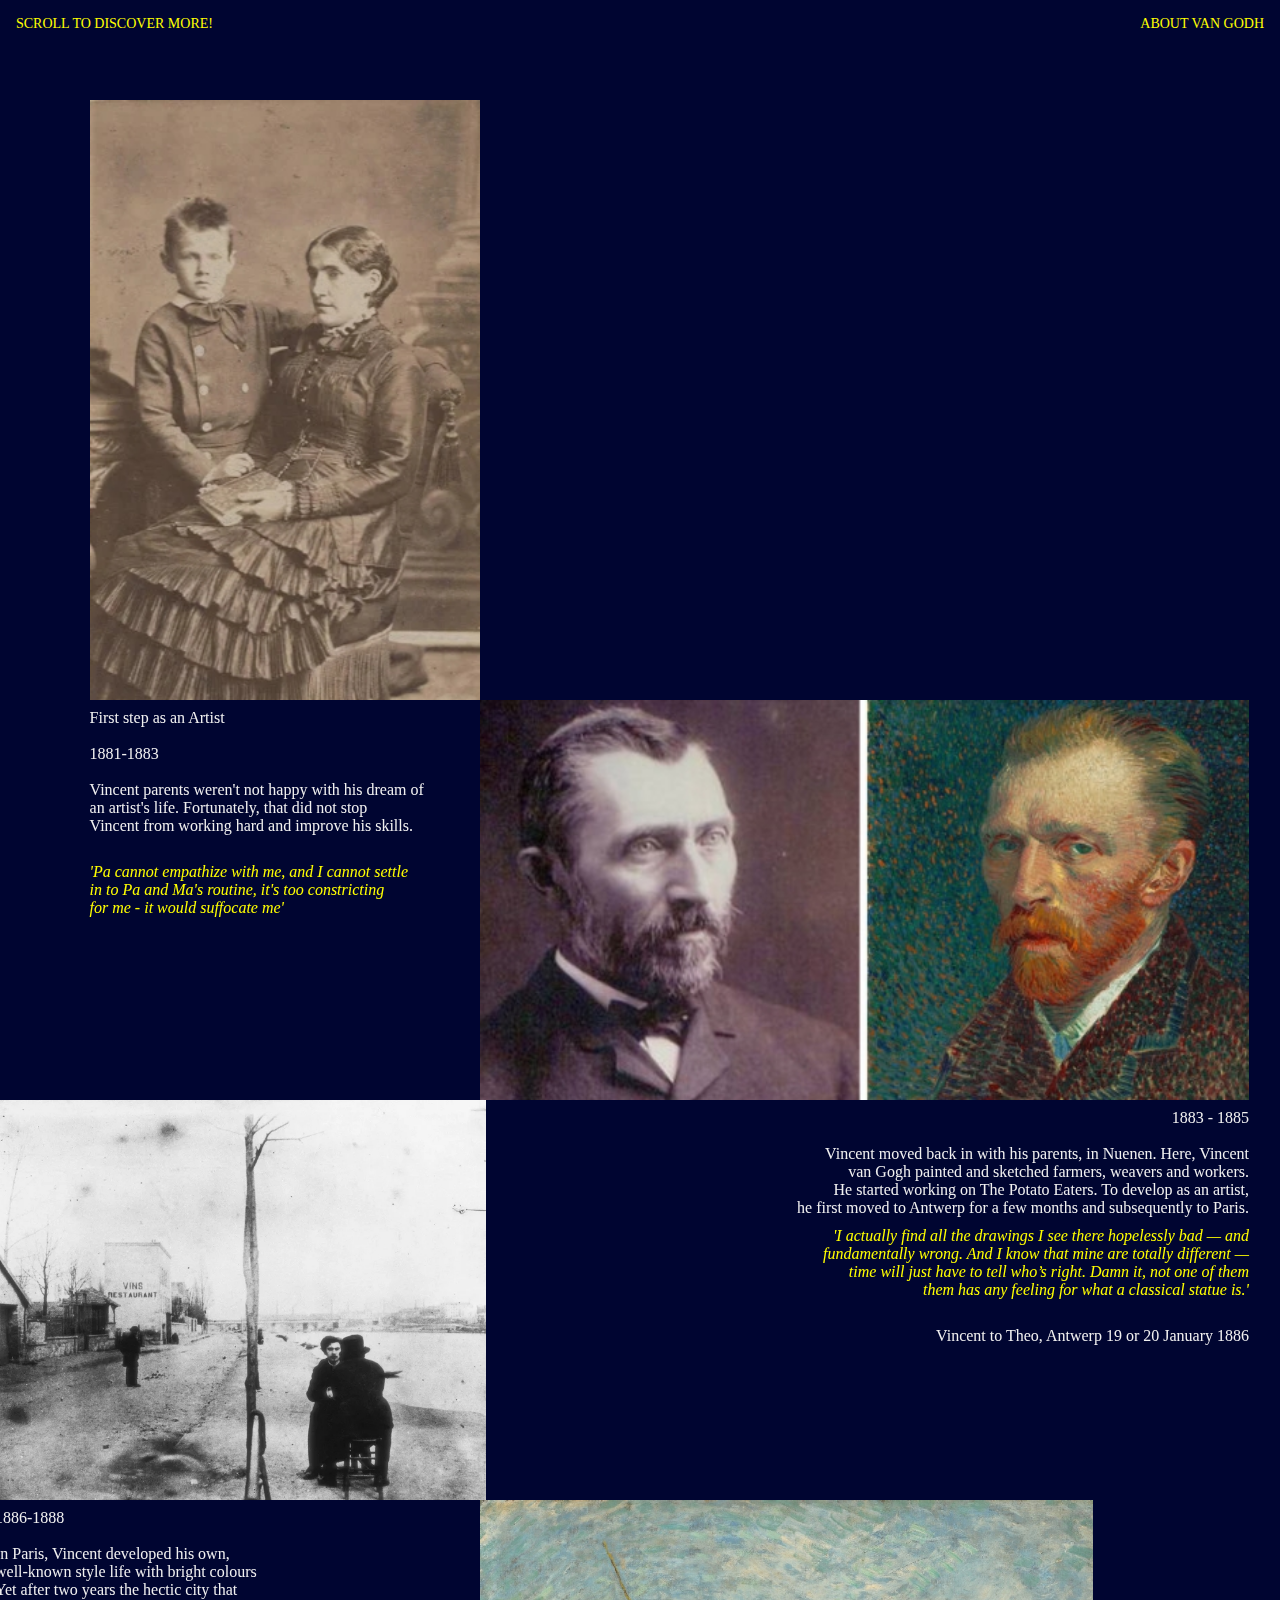
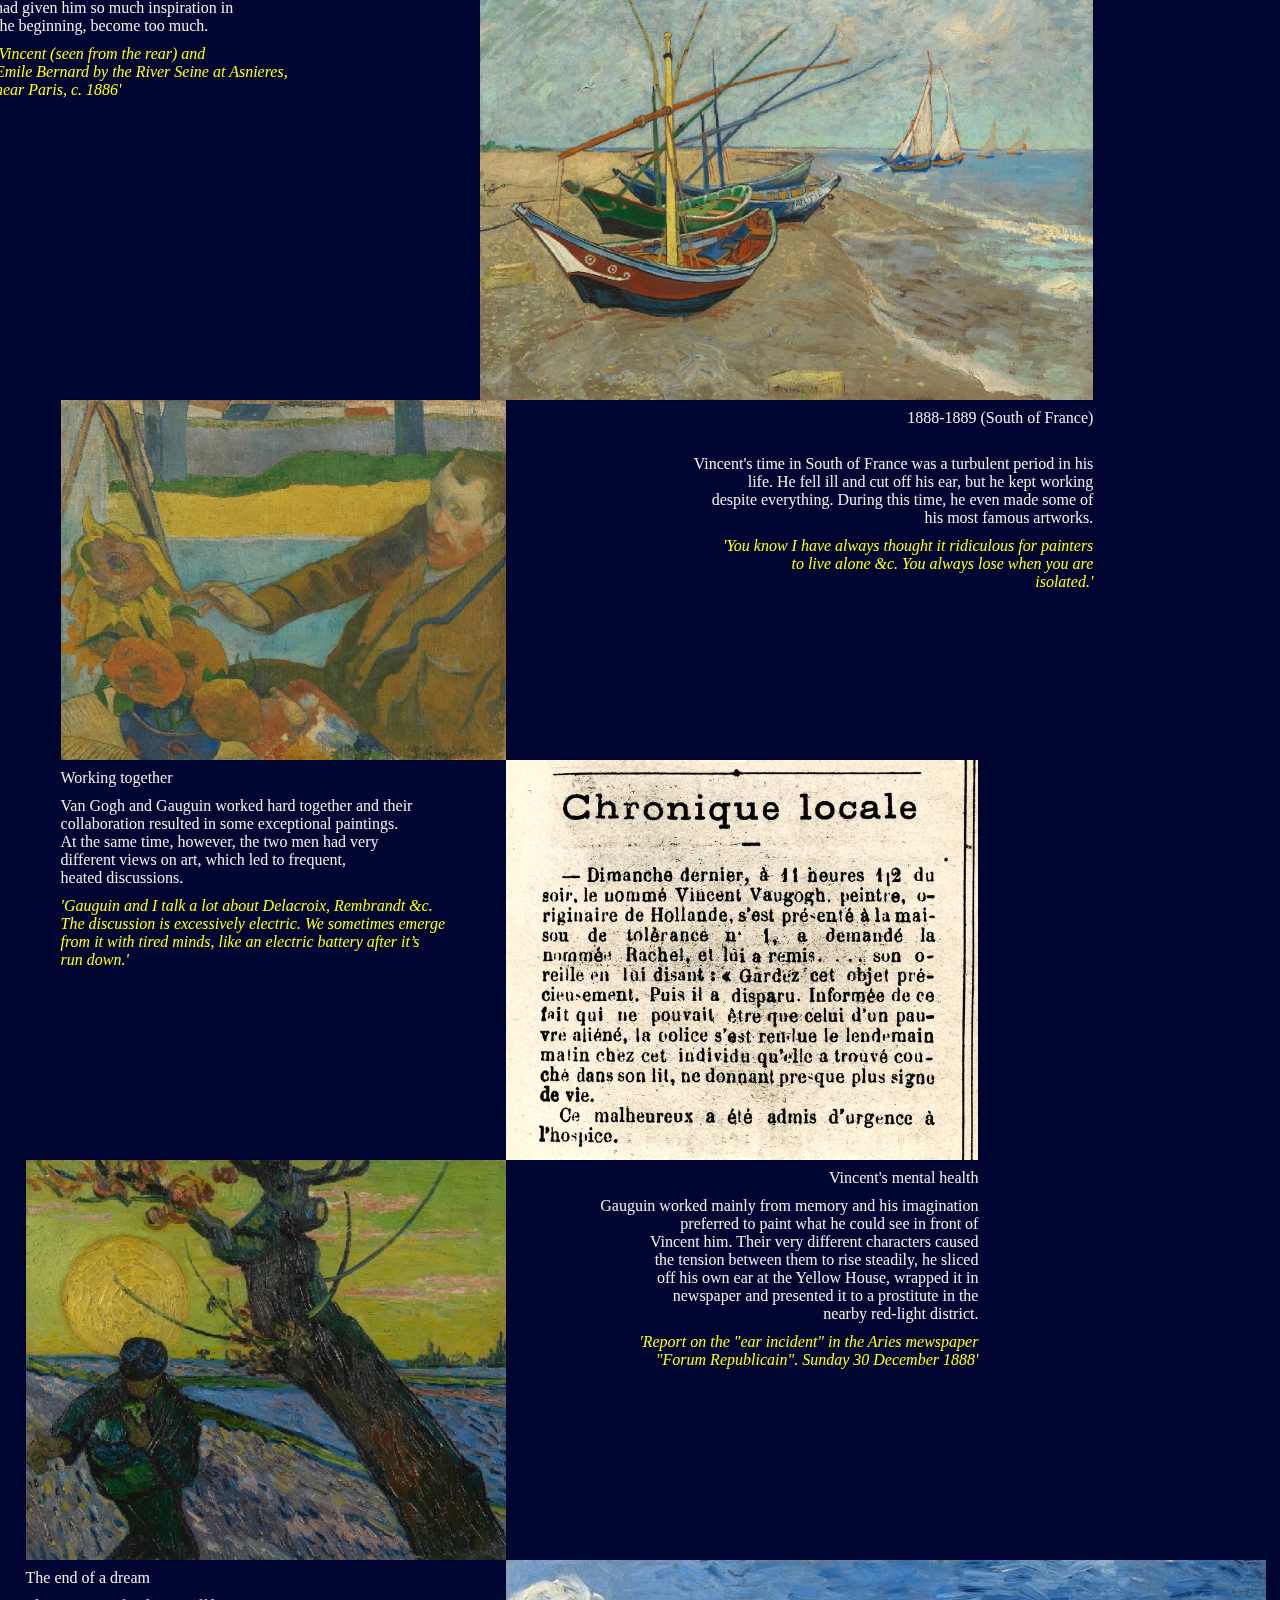
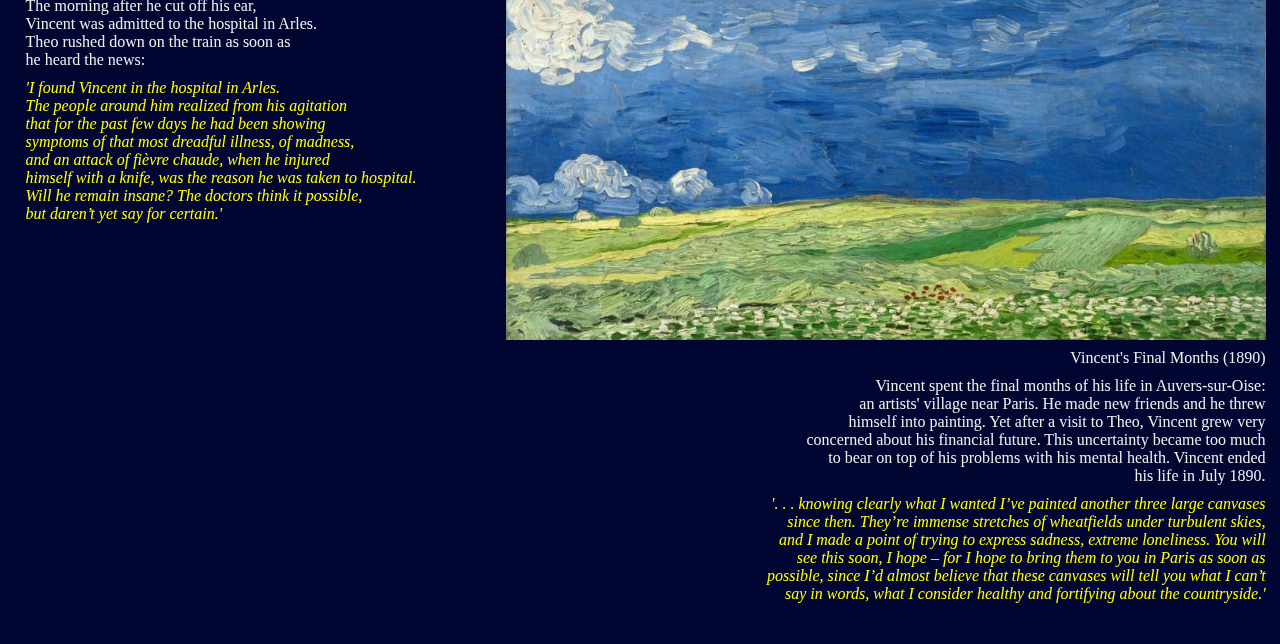
<file: about.html>
<!DOCTYPE html>
<html lang="en">

<head>
    <meta charset="UTF-8">
    <meta name="viewport" content="width=device-width,initial-scale=1.0">
    <title>Vincent Van Godh</title>
    <link rel="stylesheet" href="about.css" />

</head>

<body>
    <div class="about">
        <p>Scroll to discover more!</p>
        <p>About Van Godh</p>
    </div>
    <div class="hidden">
        <div class="container">
            <div class="row" id="row-1">
                <div class="col">
                    <div class="img-container right">
                        <img src="imagess/1.jpg" alt="">
                        <p>First step as an Artist
                            <br><br> 1881-1883<br><br>Vincent parents weren't not happy with his dream of<br>
                            an artist's life. Fortunately, that did not stop<br>
                            Vincent from working hard and improve his skills.
                        </p><br>
                        <div class="para">
                            <p><i>'Pa cannot empathize with me, and I cannot settle<br>
                                    in to Pa and Ma's routine, it's too constricting<br>
                                    for me - it would suffocate me'</i></p>
                        </div>
                    </div>
                </div>
                <div class="col"></div>
            </div>
            <div class="row" id="row-2">
                <div class="col"></div>
                <div class="col">
                    <div class="img-container left">
                        <img src="imagess/8.jpg" alt="">
                        <p>1883 - 1885<br><br>
                            Vincent moved back in with his parents, in Nuenen. Here, Vincent<br>
                            van Gogh painted and sketched farmers, weavers and workers.<br>
                            He started working on The Potato Eaters. To develop as an artist,<br>
                            he first moved to Antwerp for a few months and subsequently to Paris.<br>
                        </p>
                        <div class="para">
                            <p><i>'I actually find all the drawings I see there hopelessly bad — and<br>
                                    fundamentally wrong. And I know that mine are totally different —<br>
                                    time will just have to tell who’s right. Damn it, not one of them<br>
                                    them has any feeling for what a classical statue is.'
                                </i></p>
                        </div><br>
                        <p>Vincent to Theo, Antwerp 19 or 20 January 1886</p>
                    </div>
                </div>
            </div>
            <div class="row" id="row-3">
                <div class="col">
                    <div class="img-container right">
                        <img src="imagess/2.jpg" alt="">
                        <p>1886-1888<br><br>
                            In Paris, Vincent developed his own,<br> well-known style life
                            with bright colours<br> Yet after two years the hectic city that<br>
                            had given him so much inspiration in <br>the beginning, become too much.<br>
                        </p>
                        <div class="para">
                            <p><i>'Vincent (seen from the rear) and<br> Emile Bernard
                                    by the River Seine at Asnieres,<br> near Paris, c. 1886'<br>
                                </i></p>
                        </div>
                    </div>
                </div>
            </div>
            <div class="row" id="row-4">
                <div class="col"></div>
                <div class="col">
                    <div class="img-container left">
                        <img src="imagess/11.jpg" alt="">
                        <p>1888-1889 (South of France)</p><br>
                        <p>Vincent's time in South of France was a turbulent period in his<br> life. He fell ill and cut
                            off his ear,
                            but he kept working<br> despite everything. During this time, he even made some of<br>his
                            most famous artworks.</p>
                        <div class="para">
                            <p><i>
                                    'You know I have always thought it ridiculous for painters<br> to live alone &c.
                                    You always lose when you are<br> isolated.'</i></p>
                        </div>
                    </div>
                </div>
            </div>
            <div class="row" id="row-5">
                <div class="col">
                    <div class="img-container right">
                        <img src="imagess/5.jpg" alt="">
                        <p>Working together</p>
                        <p>Van Gogh and Gauguin worked hard together and their<br>collaboration resulted
                            in some exceptional paintings.<br>At the same time, however, the two men had very
                            <br>different views on art, which led to frequent,<br> heated discussions.
                        </p>
                        <div class="para">
                            <p><i>
                                    'Gauguin and I talk a lot about Delacroix, Rembrandt &c.<br>
                                    The discussion is excessively electric. We sometimes emerge<br>
                                    from it with tired minds, like an electric battery after it’s<br> run down.'</i></p>
                        </div>
                    </div>
                </div>
                <div class="col"></div>
            </div>
            <div class="row" id="row-6">
                <div class="col"></div>
                <div class="col">
                    <div class="img-container left">
                        <img src="imagess/12.jpg" alt="">
                        <p>Vincent's mental health</p>
                        <p>Gauguin worked mainly from memory and his imagination<br>
                            preferred to paint what he could see in front of<br>
                            Vincent him. Their very different characters caused<br>
                            the tension between them to rise steadily, he sliced<br>
                            off his own ear at the Yellow House, wrapped it in<br>
                            newspaper and presented it to a prostitute in the <br>
                            nearby red-light district.</p>
                        <div class="para">
                            <p><i>
                                    'Report on the "ear incident" in the Aries mewspaper<br>
                                    "Forum Republicain". Sunday 30 December 1888'
                                </i></p>
                        </div>
                    </div>
                </div>
            </div>
            <div class="row" id="row-7">
                <div class="col">
                    <div class="img-container right">
                        <img src="imagess/9.jpg" alt="">
                        <p>The end of a dream</p>
                        <p>The morning after he cut off his ear,<br> Vincent was admitted to the hospital in Arles.<br>
                            Theo rushed down on the train as soon as<br> he heard the news:</p>
                        <div class="para">
                            <p><i>
                                    'I found Vincent in the hospital in Arles.<br> The people around him realized from
                                    his agitation <br>
                                    that for the past few days he had been showing<br> symptoms of that most dreadful
                                    illness, of madness,<br>
                                    and an attack of fièvre chaude, when he injured<br> himself with a knife,
                                    was the reason he was taken to hospital.<br> Will he remain insane? The doctors
                                    think it possible,<br> but daren’t yet say for certain.'
                                </i></p>
                        </div>
                    </div>
                </div>
                <div class="col"></div>
            </div>
            <div class="row" id="row-8">
                <div class="col"></div>
                <div class="col">
                    <div class="img-container left">
                        <img src="imagess/7.jpg" alt="">
                        <p>Vincent's Final Months (1890)</p>
                        <p>Vincent spent the final months of his life in Auvers-sur-Oise:<br> an artists' village near
                            Paris.
                            He made new friends and he threw<br> himself into painting. Yet after a visit to Theo,
                            Vincent grew
                            very <br>concerned about his financial
                            future. This uncertainty became too much<br> to bear on top of his
                            problems with his mental health. Vincent ended<br> his life in July 1890.</p>
                        <div class="para">
                            <p><i>
                                    '. . . knowing clearly what I wanted I’ve painted another three large canvases<br>
                                    since then. They’re immense stretches of wheatfields under turbulent skies,<br>
                                    and I made a point of trying to express sadness, extreme loneliness. You will<br>
                                    see this soon, I hope – for I hope to bring them to you in Paris as soon as <br>
                                    possible, since I’d almost believe that these canvases will tell you what I
                                    can’t<br>
                                    say in words, what I consider healthy and fortifying about the countryside.'
                                </i></p>
                        </div> <br><br>
                    </div>
                </div>
            </div>

        </div>
    </div>
    <script src="about.js"></script>
</body>

</html>
</file>
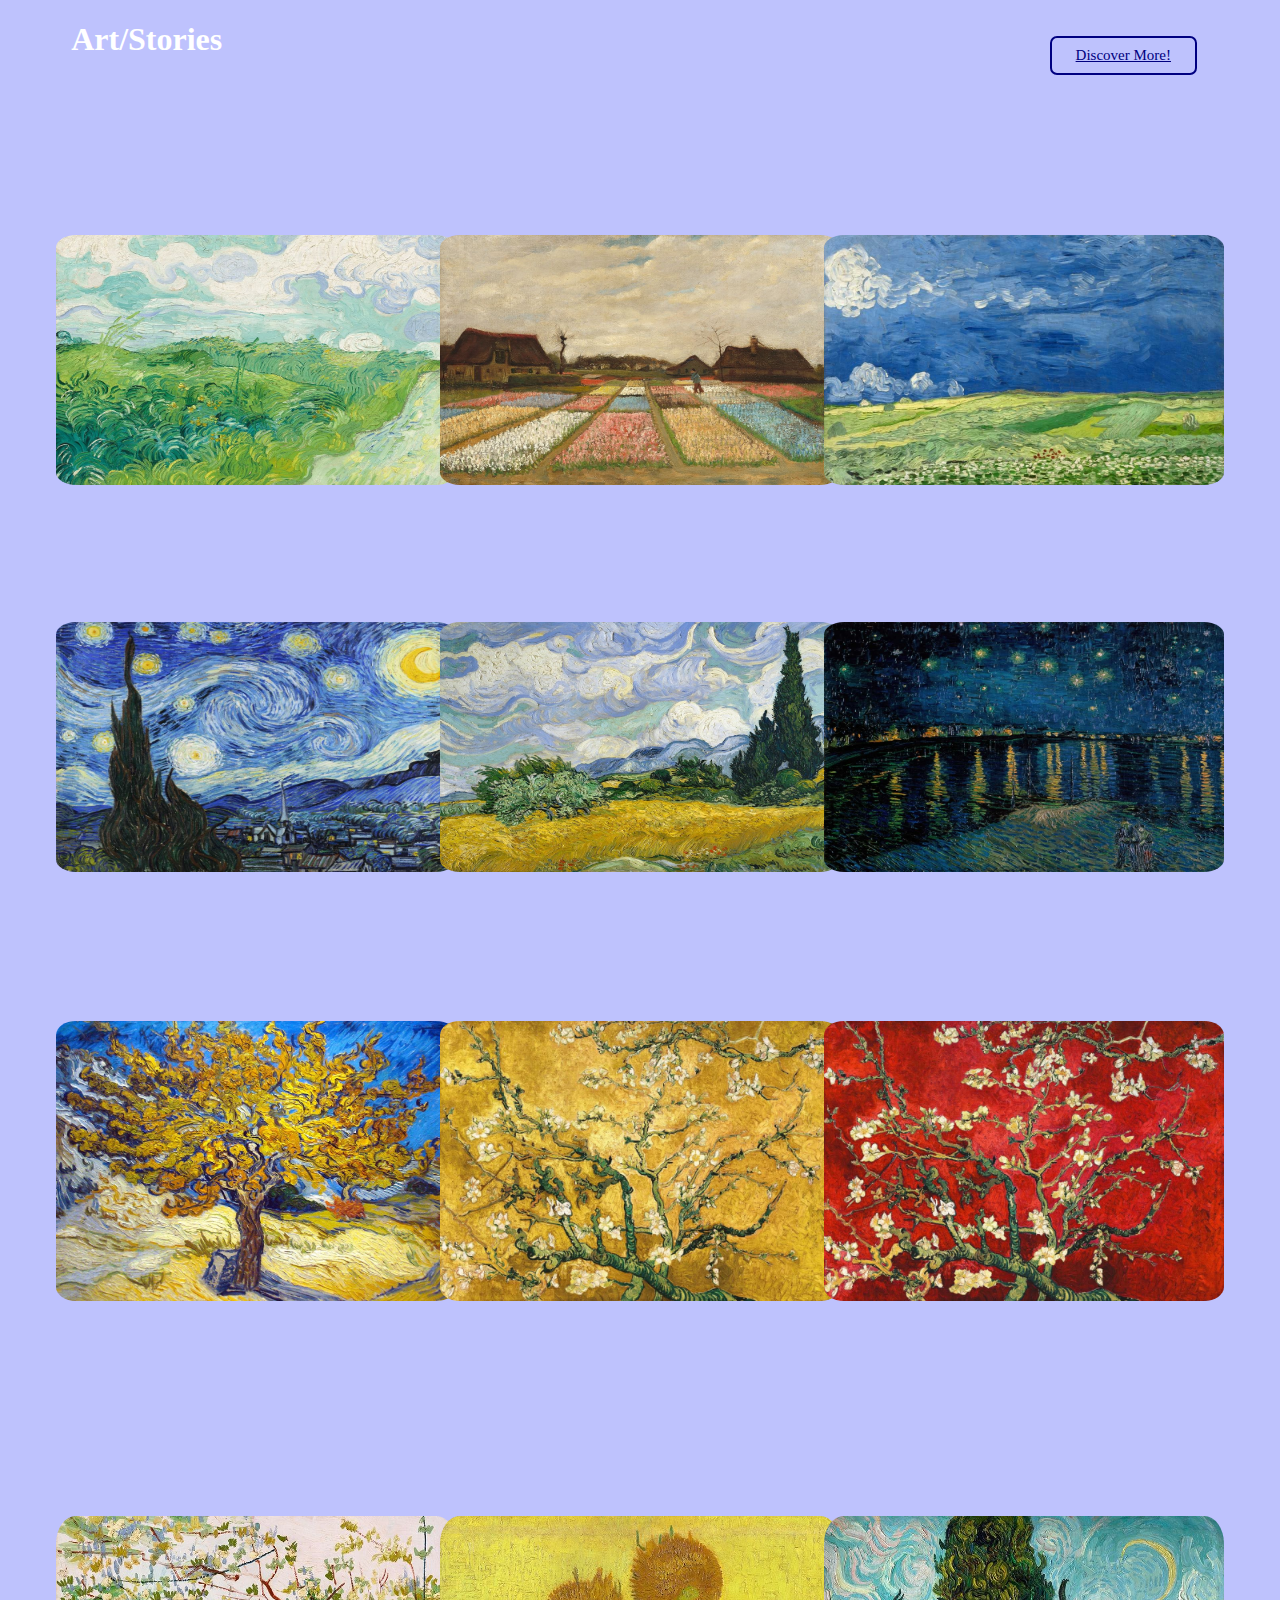
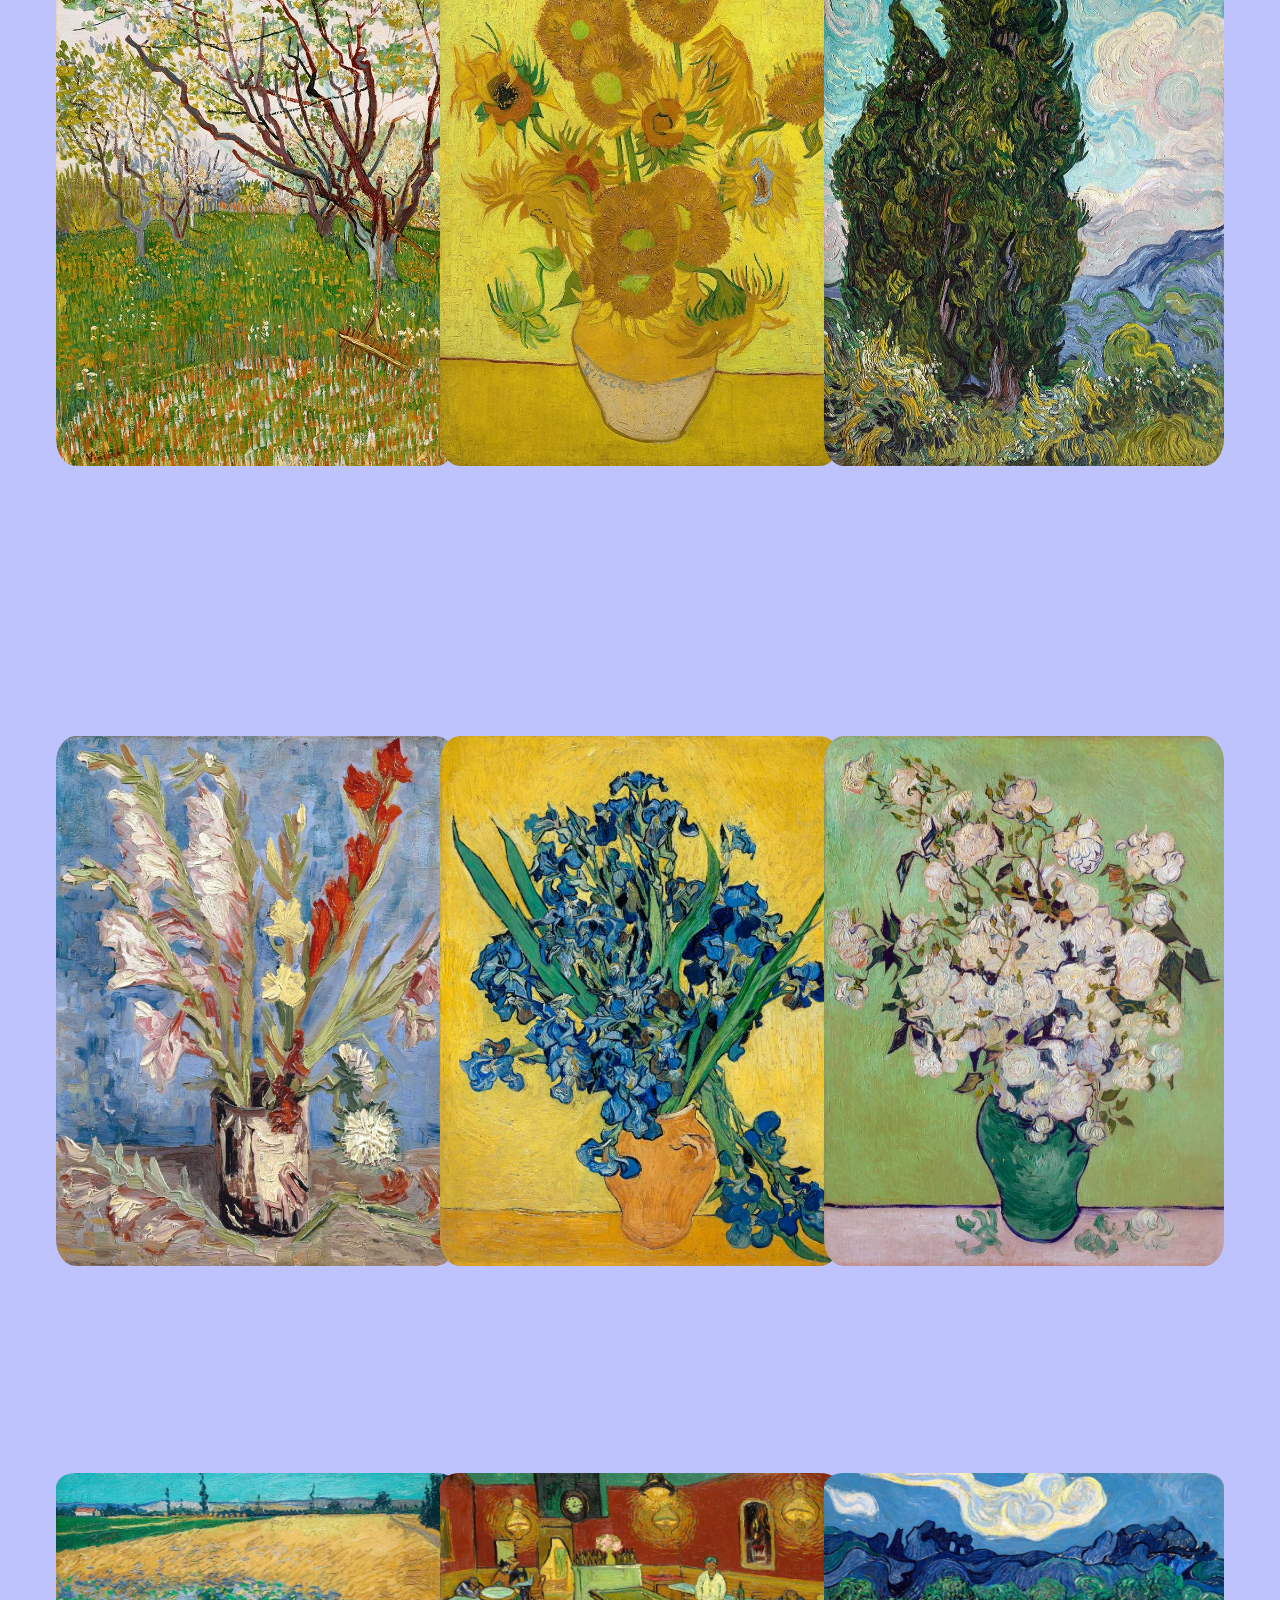
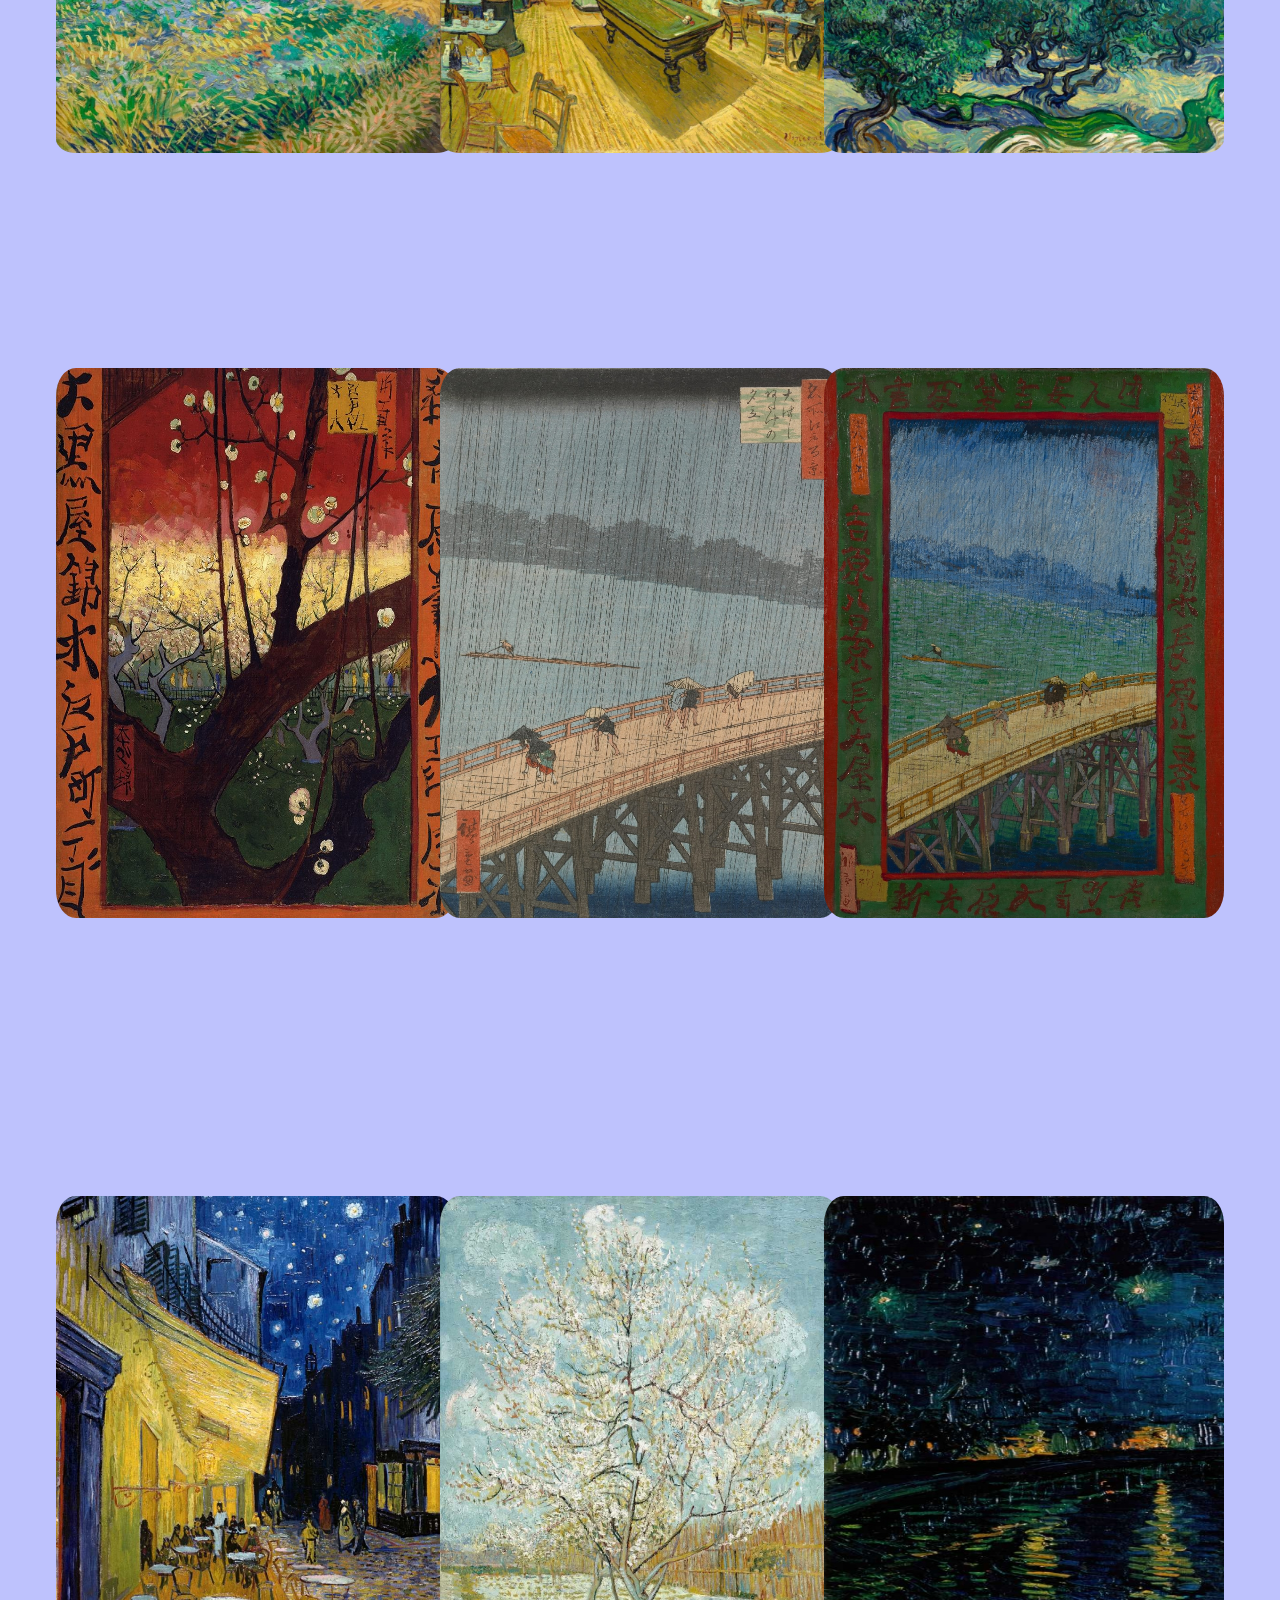
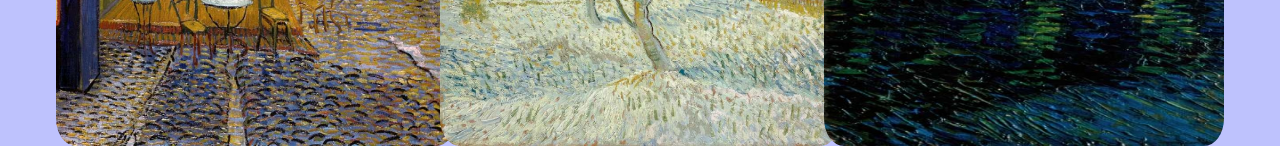
<file: art.html>
<!DOCTYPE html>
<html lang="en">

<head>
    <meta charset="UTF-8">
    <meta name="viewport" content="width=device-width,initial-scale=1.0">
    <title>Vincent Van Godh</title>
    <link rel="stylesheet" href="art.css" />
</head>

<body>
    <section>
        <div class="text">
            <h1>Art/Stories</h1>
            <a href="btn" class="nav-btn">Discover More!</a>
        </div>
            
        <div class="img-modal">
            <img src="imagess/3.jpg" class="img">
            <img src="imagess/6.jpg" class="img1">
            <img src="imagess/7.jpg" class="img2">
            <img src="imagess/10.jpg" class="img3">
            <img src="imagess/13.jpg" class="img4">
            <img src="imagess/14.jpg" class="img5">
            <img src="imagess/15.jpg" class="img6">
            <img src="imagess/16.jpg" class="img7">
            <img src="imagess/17.jpg" class="img8">
            <img src="imagess/18.jpg" class="img9">
            <img src="imagess/19.jpg" class="img10">
            <img src="imagess/20.jpg" class="img11">
            <img src="imagess/21.jpg" class="img12">
            <img src="imagess/22.jpg" class="img13">
            <img src="imagess/23.jpg" class="img14">
            <img src="imagess/24.jpg" class="img15">
            <img src="imagess/25.jpg" class="img16">
            <img src="imagess/26.jpg" class="img17">
            <img src="imagess/27.jpg" class="img18">
            <img src="imagess/28.jpg" class="img19">
            <img src="imagess/29.jpg" class="img20">
            <img src="imagess/30.jpg" class="img21">
            <img src="imagess/31.jpg" class="img22">
            <img src="imagess/32.jpg" class="img23">
        </div>
    </section>

</body>

</html>
</file>
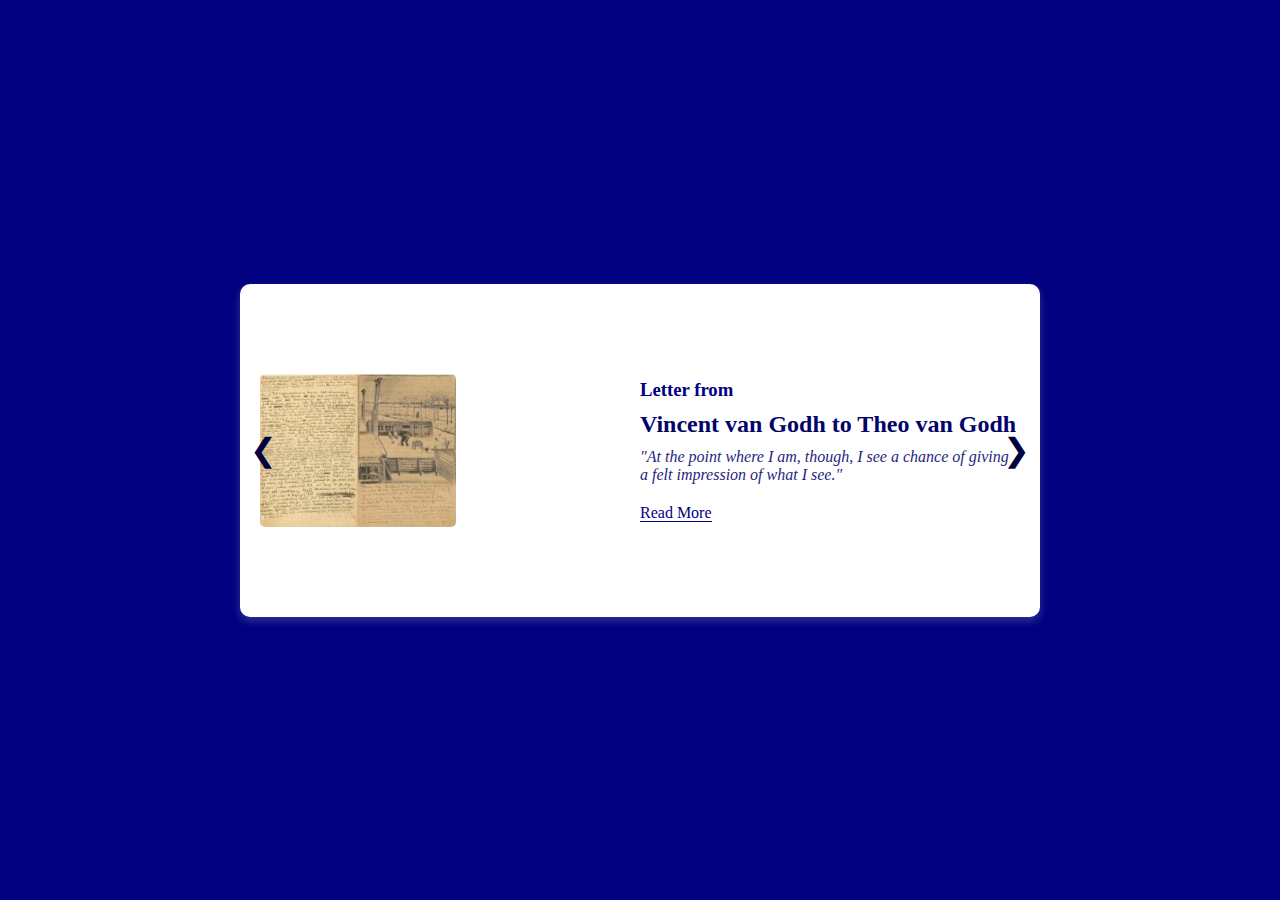
<file: letter.html>
<!DOCTYPE html>
<html lang="en">

<head>
    <meta charset="UTF-8">
    <meta name="viewport" content="width=device-width,initial-scale=1.0">
    <title>Vincent Van Godh</title>
    <link rel="stylesheet" href="letter.css">

</head>

<body>
    <div class="slider">
        <div class="slides">
            <div class="slide">
                <img src="imagess/L1.jpg" alt="Image 1">
                <div class="content">
                    <h3>Letter from</h3>
                    <h2>Vincent van Godh to Theo van Godh</h2>
                    <p><i>"At the point where I am, though, I see a chance of giving a felt impression of what I see."</i></p>
                    <a href="#">Read More</a>
                </div>
            </div>
            <div class="slide">
                <img src="imagess/L2.jpg" alt="Image 2">
                <div class="content">
                    <h3>Letter from</h3>
                    <h2>Vincent van Godh to Theo van Godh</h2>
                    <p>with sketches of The Potato Eaters, <i>Man and a Women planting potatoes and two women working in field.</i></p>
                    <a href="#">Read More</a>
                </div>
            </div>
            <div class="slide">
                <img src="imagess/L3.jpg" alt="Image 3">
                <div class="content">
                    <h3>Letter from</h3>
                    <h2>Vincent van Godh</h2>
                    <p><i>to Theo van Godh with the sketches of three Cicades.</i></p>
                    <a href="#">Read More</a>
                </div>
            </div>
            <div class="slide">
                <img src="imagess/L4.jpg" alt="Image 4">
                <div class="content">
                    <h3>Letter from</h3>
                    <h2>Vincent van Godh to Theo van Godh</h2>
                    <p><i>with sketches of Van Godh's palette and beach at scheveningen with perspective frame.</i></p>
                    <a href="#">Read More</a>
                </div>
            </div>
            <div class="slide">
                <img src="imagess/L5.jpg" alt="Image 5">
                <div class="content">
                    <h3>Letter from</h3>
                    <h2>Vincent van Godh to Eugene Boch</h2>
                    <p><i>with sketches of The Public Garden('The Poet's Garden') and Starry Night Over The Rhone.</i></p>
                    <a href="#">Read More</a>
                </div>
            </div>
            <div class="slide">
                <img src="imagess/L6.jpg" alt="Image 6">
                <div class="content">
                    <h3>Letter from</h3>
                    <h2>Vincent van Godh to Theo van Godh</h2>
                    <p><i>with sketches of people in the studio and five men and a child in the snow.</i></p>
                    <a href="#">Read More</a>
                </div>
            </div>
            <div class="slide">
                <img src="imagess/L7.jpg" alt="Image 7">
                <div class="content">
                    <h3>Letter from</h3>
                    <h2>Vincent van Godh to Theo van Godh</h2>
                    <p><i>"But working with an eye to saleability isn't right way in my view, but rather is
                        cheting art lovers"</i></p>
                    <a href="#">Read More</a>
                </div>
            </div>
            <div class="slide">
                <img src="imagess/L8.jpg" alt="Image 8">
                <div class="content">
                    <h3>Letter from</h3>
                    <h2>Vincent van Godh to Theo van Godh</h2>
                    <p><i>"Success is sometimes the outcome of a whole string of failures"</i></p>
                    <a href="#">Read More</a>
                </div>
            </div>
            <div class="slide">
                <img src="imagess/L9.jpg" alt="Image 9">
                <div class="content">
                    <h3>Letter from</h3>
                    <h2>9</h2>
                    <p>Pellentesque habitant morbi tristique senectus et netus et malesuada fames ac turpis egestas.</p>
                    <a href="#">Read More</a>
                </div>
            </div>
            <div class="slide">
                <img src="imagess/L10.jpg" alt="Image 10">
                <div class="content">
                    <h3>Letter from</h3>
                    <h2>10</h2>
                    <p>Lorem ipsum dolor sit amet, ad est abhorreant efficiantur, vero oporteat quaerendum vel.</p>
                    <a href="#">Read More</a>
                </div>
            </div>
            <div class="slide">
                <img src="imagess/L11.jpg" alt="Image 11">
                <div class="content">
                    <h3>Letter from</h3>
                    <h2>Dolor Sit Amet</h2>
                    <p>Etiam vel sapien et est adipiscing commodo. Duis pharetra varius quam sit amet vulputate.</p>
                    <a href="#">Read More</a>
                </div>
            </div>
            <div class="slide">
                <img src="imagess/L12.jpg" alt="Image 12">
                <div class="content">
                    <h3>Letter from</h3>
                    <h2>Ad Est Abhorreant</h2>
                    <p>Pellentesque habitant morbi tristique senectus et netus et malesuada fames ac turpis egestas.</p>
                    <a href="#">Read More</a>
                </div>
            </div>
            <div class="slide">
                <img src="imagess/L13.jpg" alt="Image 13">
                <div class="content">
                    <h3>Letter from</h3>
                    <h2>Lorem Ipsum Dolor</h2>
                    <p>Lorem ipsum dolor sit amet, ad est abhorreant efficiantur, vero oporteat quaerendum vel.</p>
                    <a href="#">Read More</a>
                </div>
            </div>
            <div class="slide">
                <img src="imagess/L14.jpg" alt="Image 14">
                <div class="content">
                    <h3>Letter from</h3>
                    <h2>Dolor Sit Amet</h2>
                    <p>Etiam vel sapien et est adipiscing commodo. Duis pharetra varius quam sit amet vulputate.</p>
                    <a href="#">Read More</a>
                </div>
            </div>
            <div class="slide">
                <img src="imagess/L15.jpg" alt="Image 15">
                <div class="content">
                    <h3>Letter from</h3>
                    <h2>Ad Est Abhorreant</h2>
                    <p>Pellentesque habitant morbi tristique senectus et netus et malesuada fames ac turpis egestas.</p>
                    <a href="#">Read More</a>
                </div>
            </div>
        </div>
        <div class="navigation">
            <span class="prev" onclick="moveSlides(-1)">&#10094;</span>
            <span class="next" onclick="moveSlides(1)">&#10095;</span>
        </div>
    </div>

    <script src="letter.js"></script>
</body>

</html>
</file>
<file: about.css>
:root{
    --color-bg: #000531;
    --color-text: #f0f0f0;
}

*
{
    margin: 0;
    padding: 0;
    box-sizing: border-box;
}

body{
    width: 100%;
    height: 100%;
    background: var(--color-bg);
    color: var(--color-text);
    font-family: consolas;
}

.about {
    width: 100%;
    height: 100px;
    padding: 1em;
    display: flex;
    justify-content: space-between;
    align-items: flex-start;
    color: yellow;
    cursor: pointer;
}

.about p {
    font-size: 14px;
    font-weight: 400;
    text-transform: uppercase;
}

img{
    width: 100%;
    height: 100%;
    object-fit: cover;

}

.container {
    width: 100%;
    height: 100%;
}

.hidden {
    opacity: 0;
    filter: blur(5px);
    transform: translateX(-100%);
    transition: all 1s;
}

.show {
    opacity: 1;
    filter: blur(0);
    transform: translateX(0);
}

.row {
    width: 100%;
    display: flex;
}

.col {
    height: 100%;
}

.img-container {
    width: fit-content;
    height: 100%;
}

.img-container.left {
    text-align: right;
}

.img-container p {
    position: relative;
    padding: 5px 0;
    color: var(--color-text);
    opacity: 1;
    transition: opacity 0.3s , transform 0.3s;
}

.img-container .para p{
    color: yellow;
}

#row-1 {
    height: 600px;
}

#row-2 {
    height: 400px;
}

#row-3 {
    height: 400px;
    margin-left: -62%;
}

#row-4 {
    height: 500px;
}

#row-5 {
    height: 360px;
    margin-left: 2%;
}

#row-6 {
    height: 400px;
    margin-left: 2%;
}

#row-7 {
    height: 400px;
    margin-left: 2%;
}

#row-8 {
    height: 380px;
    margin-left: 2%;
}

.col:nth-child(1){
    flex: 3;
    display: flex;
    justify-content: flex-end;
    transition-delay: 200s;
}

.col:nth-child(2) {
    flex: 5;
    transition-delay: 400s;
}
</file>
<file: art.css>
*{
    box-sizing: border-box;
}

body{
    font-family: "consolas";
    background: #bec2fd;
    color: #fff;
}

.text h1{
    margin-left: 5%;
    font-size: 32px;
    font-weight: 600;
    transition: all .6s ease;
}

.text h1:hover{
    color: blue;
    transform: translateY(-5px);
}

.nav-btn {
    position: absolute;
    top: 4%;
    left: 82%;
    display:inline-block;
    padding: 9px 24px;
    background: transparent;
    border: 2px solid navy;
    border-radius: 7px;
    color: navy;
    font-size: 15px;
    font-weight: 500;
    transition: all .6s ease;
}

.nav-btn:hover{
    transform: translateY(-5px);
    border: 2px solid red;
    color: red;
}

.img-modal{
    cursor: pointer;
    transition: all .8s ease;
}

.img-modal .img {
    position: absolute;
    top: 40%;
    left: 20%;
    transform: translate(-50%, -50%);
    width: 400px;
    height: 250px;
    border-radius: 5%;
}

.img-modal .img1 {
    position: absolute;
    top: 40%;
    left: 50%;
    transform: translate(-50%, -50%);
    width: 400px;
    height: 250px;
    border-radius: 5%;
}

.img-modal .img2 {
    position: absolute;
    top: 40%;
    left: 80%;
    transform: translate(-50%, -50%);
    width: 400px;
    height: 250px;
    border-radius: 5%;
}

.img-modal .img3 {
    position: absolute;
    top: 83%;
    left: 20%;
    transform: translate(-50%, -50%);
    width: 400px;
    height: 250px;
    border-radius: 5%;
}

.img-modal .img4 {
    position: absolute;
    top: 83%;
    left: 50%;
    transform: translate(-50%, -50%);
    width: 400px;
    height: 250px;
    border-radius: 5%;   
}

.img-modal .img5 {
    position: absolute;
    top: 83%;
    left: 80%;
    transform: translate(-50%, -50%);
    width: 400px;
    height: 250px;
    border-radius: 5%;
}

.img-modal .img6 {
    position: absolute;
    top: 129%;
    left: 20%;
    transform: translate(-50%, -50%);
    width: 400px;
    height: 280px;
    border-radius: 5%;
}

.img-modal .img7 {
    position: absolute;
    top: 129%;
    left: 50%;
    transform: translate(-50%, -50%);
    width: 400px;
    height: 280px;
    border-radius: 5%;   
}

.img-modal .img8 {
    position: absolute;
    top: 129%;
    left: 80%;
    transform: translate(-50%, -50%);
    width: 400px;
    height: 280px;
    border-radius: 5%;
}


.img-modal .img9 {
    position: absolute;
    top: 199%;
    left: 20%;
    transform: translate(-50%, -50%);
    width: 400px;
    height: 550px;
    border-radius: 5%;
}

.img-modal .img10 {
    position: absolute;
    top: 199%;
    left: 50%;
    transform: translate(-50%, -50%);
    width: 400px;
    height: 550px;
    border-radius: 5%;   
}

.img-modal .img11 {
    position: absolute;
    top: 199%;
    left: 80%;
    transform: translate(-50%, -50%);
    width: 400px;
    height: 550px;
    border-radius: 5%;
}

.img-modal .img12 {
    position: absolute;
    top: 289%;
    left: 20%;
    transform: translate(-50%, -50%);
    width: 400px;
    height: 530px;
    border-radius: 5%;
}

.img-modal .img13 {
    position: absolute;
    top: 289%;
    left: 50%;
    transform: translate(-50%, -50%);
    width: 400px;
    height: 530px;
    border-radius: 5%;   
}

.img-modal .img14 {
    position: absolute;
    top: 289%;
    left: 80%;
    transform: translate(-50%, -50%);
    width: 400px;
    height: 530px;
    border-radius: 5%;
}

.img-modal .img15 {
    position: absolute;
    top: 357%;
    left: 20%;
    transform: translate(-50%, -50%);
    width: 400px;
    height: 280px;
    border-radius: 5%;
}

.img-modal .img16 {
    position: absolute;
    top: 357%;
    left: 50%;
    transform: translate(-50%, -50%);
    width: 400px;
    height: 280px;
    border-radius: 5%;   
}

.img-modal .img17 {
    position: absolute;
    top: 357%;
    left: 80%;
    transform: translate(-50%, -50%);
    width: 400px;
    height: 280px;
    border-radius: 5%;
}

.img-modal .img18 {
    position: absolute;
    top: 427%;
    left: 20%;
    transform: translate(-50%, -50%);
    width: 400px;
    height: 550px;
    border-radius: 5%;
}

.img-modal .img19 {
    position: absolute;
    top: 427%;
    left: 50%;
    transform: translate(-50%, -50%);
    width: 400px;
    height: 550px;
    border-radius: 5%;   
}

.img-modal .img20 {
    position: absolute;
    top: 427%;
    left: 80%;
    transform: translate(-50%, -50%);
    width: 400px;
    height: 550px;
    border-radius: 5%;
}

.img-modal .img21 {
    position: absolute;
    top: 519%;
    left: 20%;
    transform: translate(-50%, -50%);
    width: 400px;
    height: 550px;
    border-radius: 5%;
}

.img-modal .img22 {
    position: absolute;
    top: 519%;
    left: 50%;
    transform: translate(-50%, -50%);
    width: 400px;
    height: 550px;
    border-radius: 5%;   
}

.img-modal .img23 {
    position: absolute;
    top: 519%;
    left: 80%;
    transform: translate(-50%, -50%);
    width: 400px;
    height: 550px;
    border-radius: 5%;
}

.img-modal .img:hover{
    filter: grayscale(0.8);
    border: 2px solid #fff;
}

.img-modal .img1:hover{
    filter: grayscale(0.8);
    border: 2px solid #fff;
}

.img-modal .img2:hover{
   filter: grayscale(0.8);
   border: 2px solid #fff;
}

.img-modal .img3:hover{
    filter: grayscale(0.8);
    border: 2px solid #fff;
}

.img-modal .img4:hover{
    filter: grayscale(0.8);
    border: 2px solid #fff;
}

.img-modal .img5:hover{
    filter: grayscale(0.8);
    border: 2px solid #fff;
}

.img-modal .img6:hover{
    filter: grayscale(0.8);
    border: 2px solid #fff;
}

.img-modal .img7:hover{
    filter: grayscale(0.8);
    border: 2px solid #fff;
}

.img-modal .img8:hover{
    filter: grayscale(0.8);
    border: 2px solid #fff;
}

.img-modal .img9:hover{
    filter: grayscale(0.8);
    border: 2px solid #fff;
}

.img-modal .img10:hover{
    filter: grayscale(0.8);
    border: 2px solid #fff;
}

.img-modal .img11:hover{
    filter: grayscale(0.8);
    border: 2px solid #fff;
}

.img-modal .img12:hover{
    filter: grayscale(0.8);
    border: 2px solid #fff;
}

.img-modal .img13:hover{
    filter: grayscale(0.8);
    border: 2px solid #fff;
}

.img-modal .img14:hover{
    filter: grayscale(0.8);
    border: 2px solid #fff;
}

.img-modal .img15:hover{
    filter: grayscale(0.8);
    border: 2px solid #fff;
}

.img-modal .img16:hover{
    filter: grayscale(0.8);
    border: 2px solid #fff;
}

.img-modal .img17:hover{
    filter: grayscale(0.8);
    border: 2px solid #fff;
}

.img-modal .img18:hover{
    filter: grayscale(0.8);
    border: 2px solid #fff;
}

.img-modal .img19:hover{
    filter: grayscale(0.8);
    border: 2px solid #fff;
}

.img-modal .img20:hover{
    filter: grayscale(0.8);
    border: 2px solid #fff;
}

.img-modal .img21:hover{
    filter: grayscale(0.8);
    border: 2px solid #fff;
}

.img-modal .img22:hover{
    filter: grayscale(0.8);
    border: 2px solid #fff;
}

.img-modal .img23:hover{
    filter: grayscale(0.8);
    border: 2px solid #fff;
}
</file>
<file: letter.css>
body {
    font-family: consolas;
    margin: 0;
    padding: 0;
    display: flex;
    justify-content: center;
    align-items: center;
    height: 100vh;
    background-color: navy;
}

.slider {
    width: 80%;
    max-width: 800px;
    position: relative;
    overflow: hidden;
    background-color: #fff;
    color: navy;
    border-radius: 10px;
    box-shadow: 0 4px 10px rgba(255, 254, 254, 0.2);
}

.slides {
    display: flex;
    transition: transform 0.5s ease-in-out;
}

.slide {
    min-width: 100%;
    box-sizing: border-box;
    padding: 20px;
    display: flex;
    align-items: center;
    justify-content: space-between;
}

.slide img {
    max-width: 40%;
    border-radius: 5px;
}

.content {
    max-width: 50%;
}

.content h3 {
    margin: 0;
    color: navy;
}

.content h2 {
    margin: 10px 0;
    color: rgb(2, 2, 105);
}

.content p {
    margin: 10px 0 20px;
    color: rgb(31, 31, 126);
}

.content a {
    color: navy;
    text-decoration: none;
    border-bottom: 1px solid navy;
    transition: .5s;
}

.content a:hover {
    color: rgb(219, 2, 2);
    text-decoration: none;
    border-bottom: 1px solid red;
    transform: translateY(-20px);
}

.navigation {
    position: absolute;
    top: 50%;
    width: 100%;
    display: flex;
    justify-content: space-between;
    transform: translateY(-50%);
}

.navigation span {
    cursor: pointer;
    color: rgb(2, 2, 63);
    font-size: 2rem;
    user-select: none;
    padding: 10px;
}

@media (max-width: 600px) {
    .slide {
        flex-direction: column;
        text-align: center;
    }

    .slide img {
        max-width: 80%;
    }

    .content {
        max-width: 100%;
    }
}
</file>
